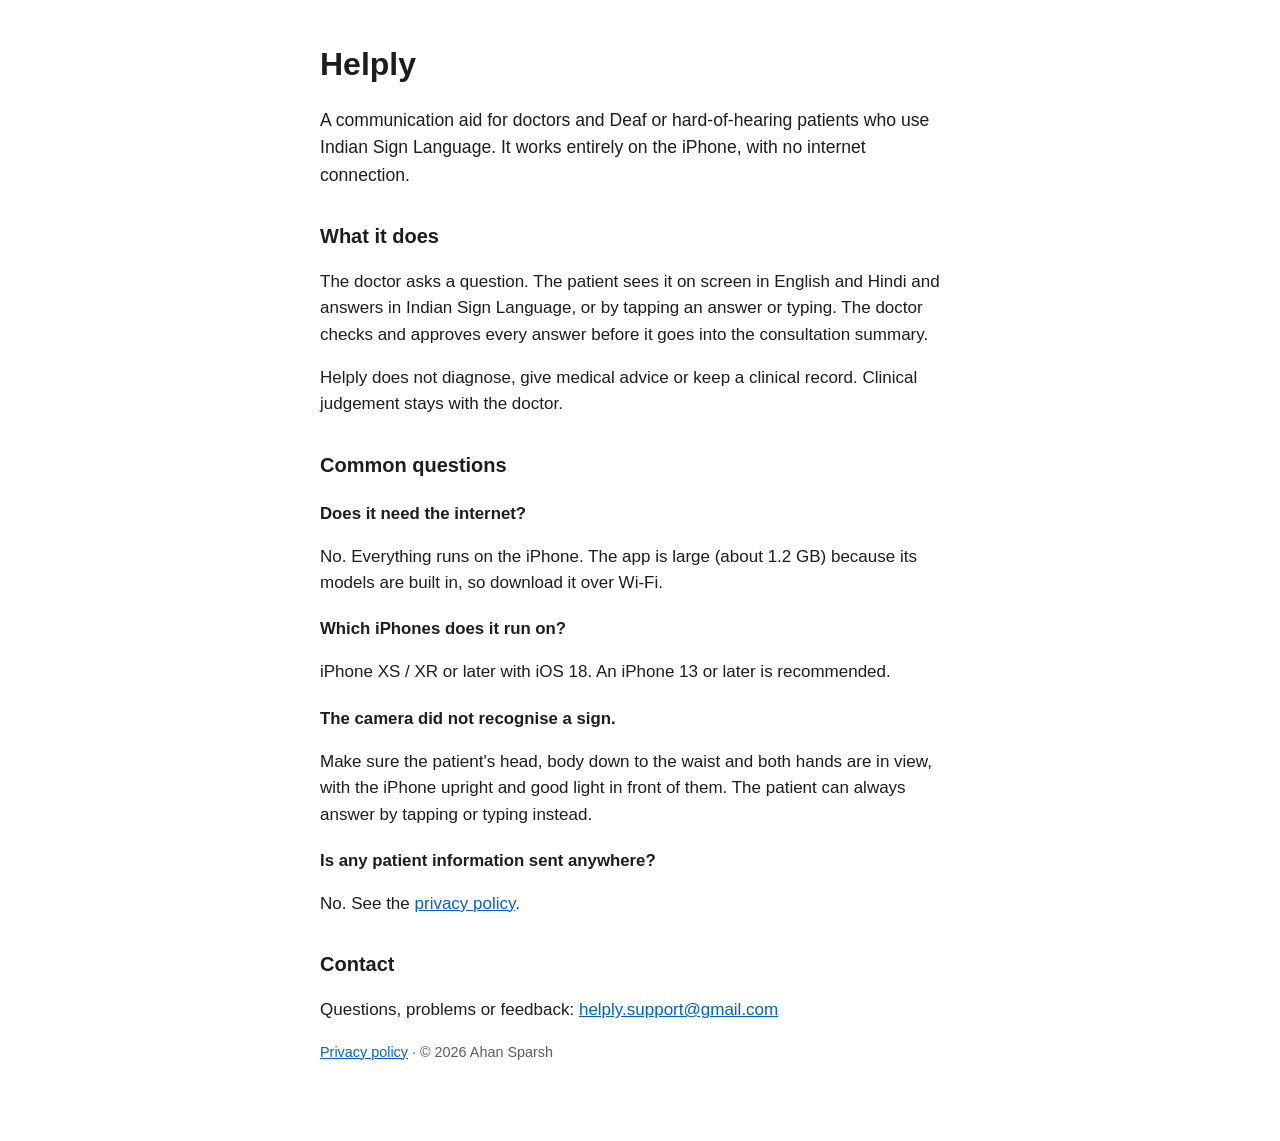
<file: index.html>
<!doctype html>
<html lang="en">
<head>
<meta charset="utf-8">
<meta name="viewport" content="width=device-width, initial-scale=1">
<title>Helply Support</title>
<link rel="stylesheet" href="style.css">
</head>
<body>
<main>
<h1>Helply</h1>
<p class="lead">A communication aid for doctors and Deaf or hard-of-hearing patients who use
Indian Sign Language. It works entirely on the iPhone, with no internet connection.</p>

<h2>What it does</h2>
<p>The doctor asks a question. The patient sees it on screen in English and Hindi and answers
in Indian Sign Language, or by tapping an answer or typing. The doctor checks and approves
every answer before it goes into the consultation summary.</p>
<p>Helply does not diagnose, give medical advice or keep a clinical record. Clinical judgement
stays with the doctor.</p>

<h2>Common questions</h2>
<h3>Does it need the internet?</h3>
<p>No. Everything runs on the iPhone. The app is large (about 1.2 GB) because its models are
built in, so download it over Wi-Fi.</p>
<h3>Which iPhones does it run on?</h3>
<p>iPhone XS / XR or later with iOS 18. An iPhone 13 or later is recommended.</p>
<h3>The camera did not recognise a sign.</h3>
<p>Make sure the patient's head, body down to the waist and both hands are in view, with the
iPhone upright and good light in front of them. The patient can always answer by tapping or
typing instead.</p>
<h3>Is any patient information sent anywhere?</h3>
<p>No. See the <a href="privacy.html">privacy policy</a>.</p>

<h2>Contact</h2>
<p>Questions, problems or feedback:
<a href="mailto:helply.support@gmail.com">helply.support@gmail.com</a></p>

<p class="meta"><a href="privacy.html">Privacy policy</a> · © 2026 Ahan Sparsh</p>
</main>
</body>
</html>
</file>
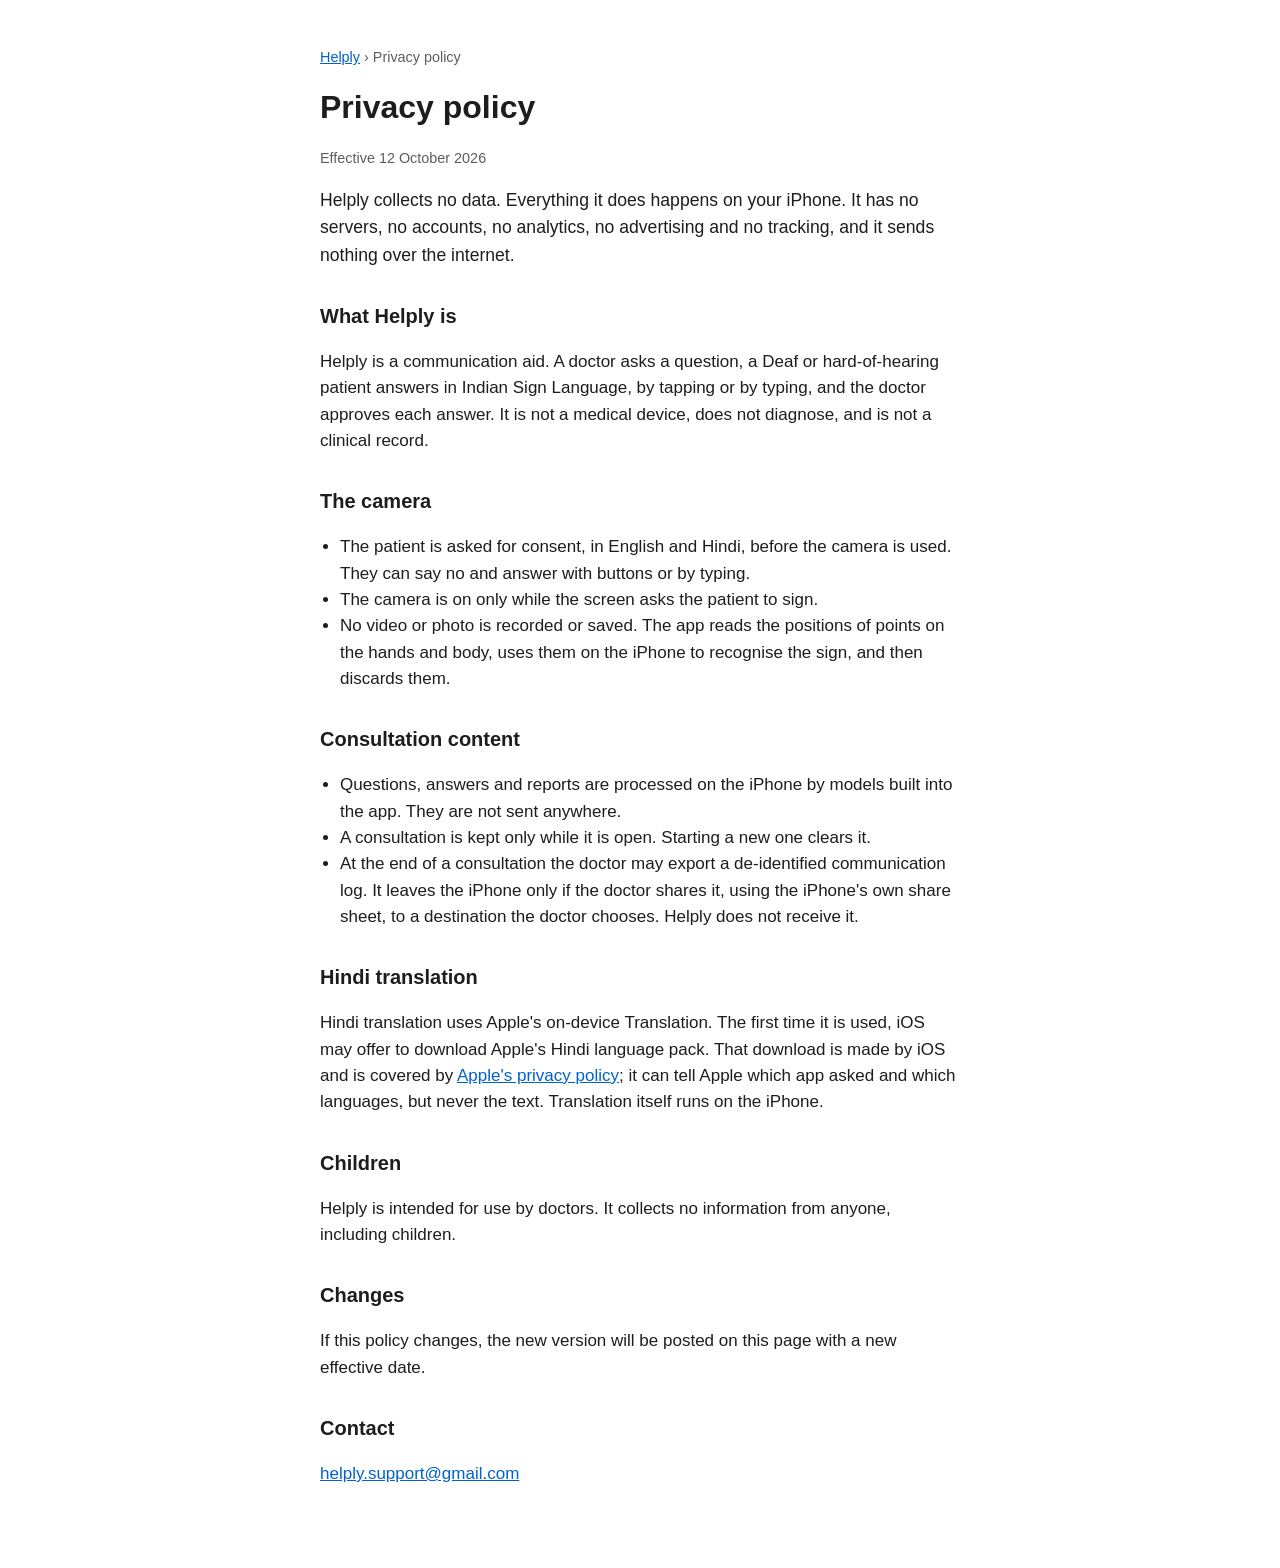
<file: privacy.html>
<!doctype html>
<html lang="en">
<head>
<meta charset="utf-8">
<meta name="viewport" content="width=device-width, initial-scale=1">
<title>Helply Privacy Policy</title>
<link rel="stylesheet" href="style.css">
</head>
<body>
<main>
<p class="nav"><a href="index.html">Helply</a> › Privacy policy</p>
<h1>Privacy policy</h1>
<p class="meta">Effective 12 October 2026</p>

<p class="lead">Helply collects no data. Everything it does happens on your iPhone. It has no
servers, no accounts, no analytics, no advertising and no tracking, and it sends nothing over
the internet.</p>

<h2>What Helply is</h2>
<p>Helply is a communication aid. A doctor asks a question, a Deaf or hard-of-hearing patient
answers in Indian Sign Language, by tapping or by typing, and the doctor approves each answer.
It is not a medical device, does not diagnose, and is not a clinical record.</p>

<h2>The camera</h2>
<ul>
<li>The patient is asked for consent, in English and Hindi, before the camera is used. They can
say no and answer with buttons or by typing.</li>
<li>The camera is on only while the screen asks the patient to sign.</li>
<li>No video or photo is recorded or saved. The app reads the positions of points on the hands
and body, uses them on the iPhone to recognise the sign, and then discards them.</li>
</ul>

<h2>Consultation content</h2>
<ul>
<li>Questions, answers and reports are processed on the iPhone by models built into the app.
They are not sent anywhere.</li>
<li>A consultation is kept only while it is open. Starting a new one clears it.</li>
<li>At the end of a consultation the doctor may export a de-identified communication log. It
leaves the iPhone only if the doctor shares it, using the iPhone's own share sheet, to a
destination the doctor chooses. Helply does not receive it.</li>
</ul>

<h2>Hindi translation</h2>
<p>Hindi translation uses Apple's on-device Translation. The first time it is used, iOS may
offer to download Apple's Hindi language pack. That download is made by iOS and is covered by
<a href="https://www.apple.com/legal/privacy/">Apple's privacy policy</a>; it can tell Apple
which app asked and which languages, but never the text. Translation itself runs on the
iPhone.</p>

<h2>Children</h2>
<p>Helply is intended for use by doctors. It collects no information from anyone, including
children.</p>

<h2>Changes</h2>
<p>If this policy changes, the new version will be posted on this page with a new effective
date.</p>

<h2>Contact</h2>
<p><a href="mailto:helply.support@gmail.com">helply.support@gmail.com</a></p>
</main>
</body>
</html>
</file>
<file: style.css>
:root {
  --bg: #ffffff;
  --text: #1d1d1f;
  --muted: #5c5c63;
  --link: #0062cc;
  color-scheme: light dark;
}
@media (prefers-color-scheme: dark) {
  :root { --bg: #000000; --text: #f5f5f7; --muted: #a1a1a6; --link: #4da3ff; }
}
body {
  margin: 0;
  background: var(--bg);
  color: var(--text);
  font: 17px/1.55 -apple-system, BlinkMacSystemFont, "Segoe UI", Roboto, sans-serif;
}
main { max-width: 40rem; margin: 0 auto; padding: 2rem 16px 4rem; }
h1 { font-size: 2rem; margin: 0.5rem 0 0.25rem; }
h2 { font-size: 1.25rem; margin-top: 2rem; }
h3 { font-size: 1.05rem; margin: 1.25rem 0 0.25rem; }
.lead { font-size: 1.1rem; }
.meta, .nav { color: var(--muted); font-size: 0.9rem; }
a { color: var(--link); }
ul { padding-left: 1.25rem; }
</file>
